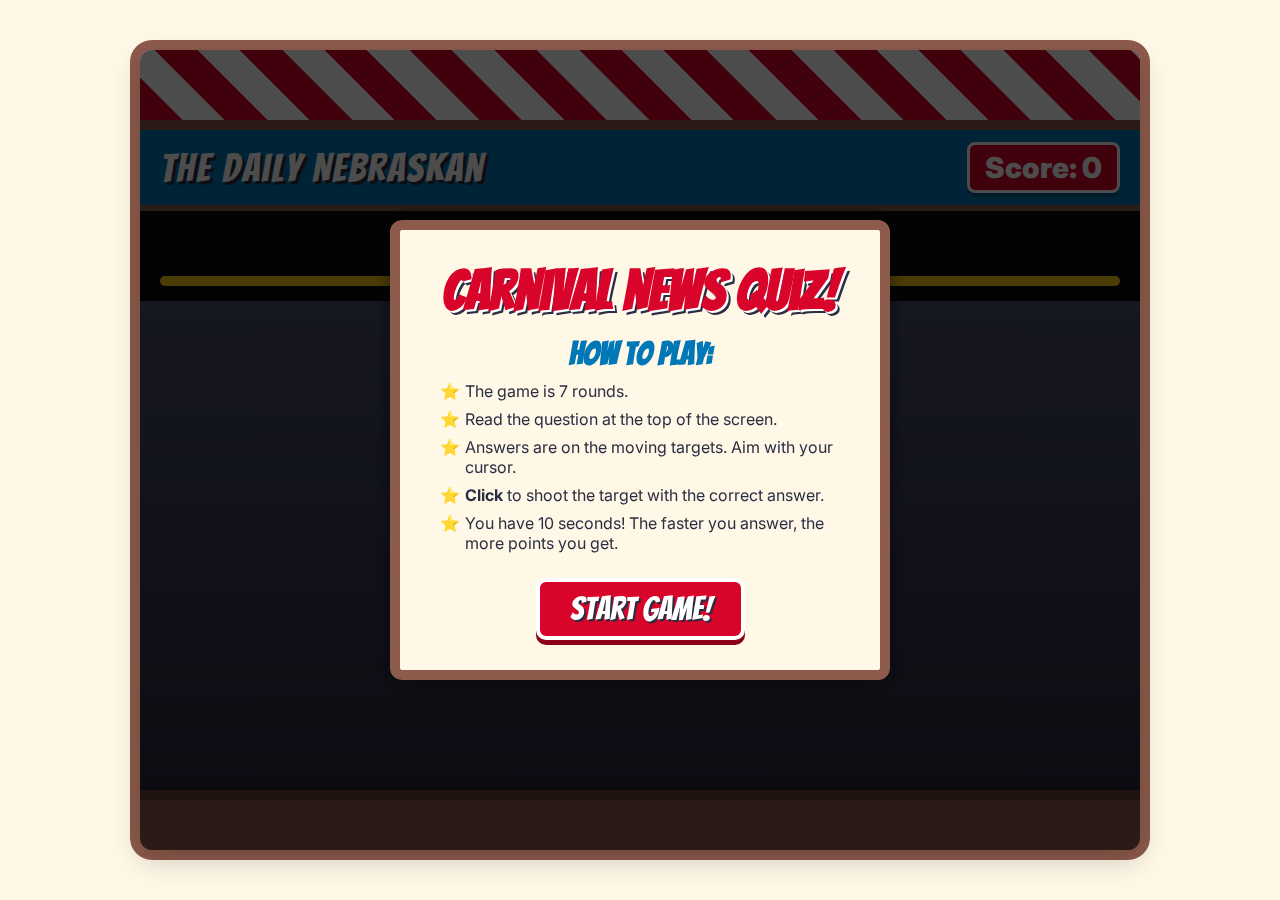
<file: Games/index.html>
<!DOCTYPE html>
<html lang="en">
<head>
    <meta charset="UTF-8">
    <meta name="viewport" content="width=device-width, initial-scale=1.0">
    <title>The Daily Nebraskan - News Quiz</title>
    <link href="https://fonts.googleapis.com/css2?family=Inter:wght@400;700;900&family=Bangers&display=swap" rel="stylesheet">
    <style>
        :root {
            --carnival-red: #D90429;
            --carnival-blue: #0077B6;
            --carnival-yellow: #FACC15;
            --carnival-bg: #FFF8E7;
            --carnival-dark: #2B2D42;
            --carnival-wood: #8D5B4C;
        }

        * {
            box-sizing: border-box;
            margin: 0;
            padding: 0;
            font-family: 'Inter', sans-serif;
        }

        body {
            background-color: var(--carnival-bg);
            overflow: hidden;
            height: 100vh;
            width: 100vw;
            display: flex;
            align-items: center;
            justify-content: center;
            cursor: crosshair; /* Custom cursor for the game */
        }

        #game-container {
            position: relative;
            width: 100%;
            height: 100%;
            max-width: 1000px; /* Max width for the game area */
            max-height: 800px;
            background-color: var(--carnival-dark);
            border-radius: 12px;
            box-shadow: 0 10px 30px rgba(0, 0, 0, 0.2), 0 0 0 10px var(--carnival-wood);
            overflow: hidden;
            display: flex;
            flex-direction: column;
        }

        /* --- Awning --- */
        #awning {
            width: 100%;
            height: 80px;
            flex-shrink: 0;
            background: repeating-linear-gradient(
                45deg,
                var(--carnival-red),
                var(--carnival-red) 30px,
                #fff 30px,
                #fff 60px
            );
            border-bottom: 10px solid var(--carnival-wood);
            position: relative;
            z-index: 10;
        }

        /* --- Game Header (Inside Game Screen) --- */
        #game-header {
            display: flex;
            justify-content: space-between;
            align-items: center;
            padding: 12px 20px;
            background-color: var(--carnival-blue);
            color: white;
            flex-shrink: 0;
            border-bottom: 6px solid var(--carnival-wood);
            position: relative;
            z-index: 5;
        }

        #game-title {
            font-family: 'Bangers', cursive;
            font-size: 2.5rem;
            letter-spacing: 2px;
            text-shadow: 3px 3px 0px var(--carnival-dark);
        }

        #score-display {
            font-size: 1.8rem;
            font-weight: 900;
            background-color: var(--carnival-red);
            padding: 5px 15px;
            border-radius: 8px;
            border: 3px solid #fff;
            box-shadow: 0 4px 0 rgba(0,0,0,0.2);
        }

        /* --- Question Bar --- */
        #question-container {
            padding: 15px 20px;
            background: rgba(0, 0, 0, 0.7);
            color: white;
            text-align: center;
            flex-shrink: 0;
            position: relative;
            z-index: 5;
        }

        #question-text {
            font-size: 1.25rem; /* Reduced size to fit */
            font-weight: 700;
            margin-bottom: 10px;
            min-height: 40px; /* Give it space */
        }
        
        #timer-bar-container {
            width: 100%;
            height: 10px;
            background-color: #555;
            border-radius: 5px;
            overflow: hidden;
        }

        #timer-bar {
            width: 100%;
            height: 100%;
            background-color: var(--carnival-yellow);
            transition: width 0.1s linear;
        }


        /* --- Shooting Gallery --- */
        #shooting-gallery {
            flex-grow: 1;
            position: relative;
            background: linear-gradient(to bottom, #4a4e69, #2b2d42); /* Dark curtain bg */
            overflow: hidden;
            cursor: crosshair;
        }

        /* --- Targets --- */
        .target {
            position: absolute;
            width: 150px; /* Width for text */
            height: 120px;
            background-color: var(--carnival-yellow);
            border: 5px solid var(--carnival-red);
            border-radius: 10px;
            box-shadow: 0 4px 10px rgba(0,0,0,0.3);
            display: flex;
            align-items: center;
            justify-content: center;
            padding: 8px;
            cursor: crosshair;
            user-select: none;
            transition: transform 0.2s ease, background-color 0.2s ease;
        }
        
        .target-answer {
            font-size: 0.9rem;
            font-weight: 700;
            color: #000;
            text-align: center;
            line-height: 1.2;
            word-wrap: break-word;
        }

        /* Target Rows and Animations */
        .target-row {
            position: absolute;
            left: 0;
            width: 100%;
            height: 130px; /* Height of one target + buffer */
            will-change: transform; /* Performance */
        }

        #row-1 {
            top: 40px;
            animation: moveRowLeft 18s linear infinite;
        }

        #row-2 {
            top: 200px;
            animation: moveRowRight 22s linear infinite;
        }

        /* Place targets inside rows */
        .target-row .target {
            position: absolute;
            top: 0;
        }

        @keyframes moveRowLeft {
            0% { transform: translateX(100%); }
            100% { transform: translateX(-100%); }
        }

        @keyframes moveRowRight {
            0% { transform: translateX(-100%); }
            100% { transform: translateX(100%); }
        }

        /* Target States */
        .target.correct {
            background-color: #22c55e; /* Green */
            border-color: #fff;
            transform: scale(1.1);
        }
        .target.correct .target-answer {
            color: #fff;
        }
        
        .target.incorrect {
            background-color: #9ca3af; /* Gray */
            opacity: 0.7;
        }

        .target.hit {
            /* Stop moving - we pause the parent animation */
        }


        /* --- Wooden Counter --- */
        #counter {
            width: 100%;
            height: 60px;
            background-color: var(--carnival-wood);
            border-top: 10px solid #6F4538;
            flex-shrink: 0;
            position: relative;
            z-index: 10;
            box-shadow: 0 -5px 15px rgba(0,0,0,0.3);
        }

        /* --- Pop-up Modals (Start/End) --- */
        .modal {
            position: absolute;
            top: 0;
            left: 0;
            width: 100%;
            height: 100%;
            background-color: rgba(0, 0, 0, 0.7);
            display: flex;
            flex-direction: column;
            align-items: center;
            justify-content: center;
            z-index: 100;
            padding: 20px;
            text-align: center;
        }

        .modal-content {
            background-color: var(--carnival-bg);
            padding: 30px 40px;
            border-radius: 12px;
            border: 10px solid var(--carnival-wood);
            box-shadow: 0 0 20px rgba(0,0,0,0.5);
            max-width: 500px;
        }

        .modal-title {
            font-family: 'Bangers', cursive;
            font-size: 3.5rem;
            color: var(--carnival-red);
            text-shadow: 2px 2px 0 #fff, 4px 4px 0 var(--carnival-dark);
            margin-bottom: 15px;
            line-height: 1.1;
        }

        .modal-text {
            font-size: 1.1rem;
            color: var(--carnival-dark);
            margin-bottom: 25px;
        }
        
        .modal-text h2 {
            font-family: 'Bangers', cursive;
            color: var(--carnival-blue);
            font-size: 2rem;
            margin-bottom: 10px;
        }
        
        .modal-text ul {
            list-style: none;
            padding-left: 0;
            text-align: left;
        }
        
        .modal-text li {
            font-size: 1rem;
            margin-bottom: 8px;
            position: relative;
            padding-left: 25px;
        }

        .modal-text li::before {
            content: '⭐';
            position: absolute;
            left: 0;
            top: 0;
        }

        .start-button {
            font-family: 'Bangers', cursive;
            font-size: 2rem;
            padding: 10px 30px;
            background-color: var(--carnival-red);
            color: white;
            border: 4px solid #fff;
            border-radius: 10px;
            cursor: pointer;
            text-shadow: 2px 2px 0 var(--carnival-dark);
            box-shadow: 0 5px 0 #8B0017;
            transition: all 0.1s ease;
        }

        .start-button:hover {
            background-color: #E60026;
            transform: translateY(-2px);
            box-shadow: 0 7px 0 #8B0017;
        }

        .start-button:active {
            transform: translateY(2px);
            box-shadow: 0 3px 0 #8B0017;
        }

        #end-score {
            font-size: 1.8rem;
            font-weight: 700;
            color: var(--carnival-dark);
            margin-bottom: 20px;
        }

        #end-score span {
            font-size: 2.5rem;
            color: var(--carnival-red);
        }

        /* --- Hide elements --- */
        .hidden {
            display: none;
        }

    </style>
</head>
<body>

    <div id="game-container">
        
        <!-- Carnival Awning -->
        <div id="awning"></div>

        <!-- Game Header -->
        <div id="game-header">
            <div id="game-title">The Daily Nebraskan</div>
            <div id="score-display">Score: 0</div>
        </div>

        <!-- Question -->
        <div id="question-container">
            <div id="question-text">Loading question...</div>
            <div id="timer-bar-container">
                <div id="timer-bar"></div>
            </div>
        </div>

        <!-- Gallery -->
        <div id="shooting-gallery">
            <div id="row-1" class="target-row">
                <!-- Targets will be spawned here -->
            </div>
            <div id="row-2" class="target-row">
                <!-- Targets will be spawned here -->
            </div>
        </div>

        <!-- Counter -->
        <div id="counter"></div>

        <!-- Start Screen Modal -->
        <div id="start-screen" class="modal">
            <div class="modal-content">
                <h1 class="modal-title">Carnival News Quiz!</h1>
                <div class="modal-text">
                    <h2>How to Play:</h2>
                    <ul>
                        <li>The game is 7 rounds.</li>
                        <li>Read the question at the top of the screen.</li>
                        <li>Answers are on the moving targets. Aim with your cursor.</li>
                        <li><strong>Click</strong> to shoot the target with the correct answer.</li>
                        <li>You have 10 seconds! The faster you answer, the more points you get.</li>
                    </ul>
                </div>
                <button id="start-button" class="start-button">Start Game!</button>
            </div>
        </div>

        <!-- End Screen Modal -->
        <div id="end-screen" class="modal hidden">
            <div class="modal-content">
                <h1 class="modal-title">Game Over!</h1>
                <div id="end-score" class="modal-text">
                    Your Final Score: <span>0</span>
                </div>
                <button id="restart-button" class="start-button">Play Again?</button>
            </div>
        </div>

    </div>

    <script>
        // --- Game Data ---
        const gameData = {
          "quizTitle": "The Daily Nebraskan's Carnival Quiz",
          "questions": [
            {
              "story": "Lethal Injection",
              "question": "Who spoke to University of Nebraska-Lincoln students about lethal injection?",
              "options": [
                "Corinna Lain",
                "Eric Berger",
                "Dr. Jay Chapman",
                "Delaney Woltman",
                "Rodney Bennett"
              ],
              "correctAnswer": "Corinna Lain"
            },
            {
              "story": "Lethal Injection",
              "question": "What did Corinna Lain discover about her initial beliefs regarding lethal injection?",
              "options": [
                "Not a single one of them was true",
                "They were mostly accurate",
                "They were only slightly exaggerated",
                "They were confirmed by her research",
                "They were written by Eric Berger"
              ],
              "correctAnswer": "Not a single one of them was true"
            },
            {
              "story": "Lethal Injection",
              "question": "Who created the original three-drug protocol for lethal injection?",
              "options": [
                "Dr. Jay Chapman, who admitted to not doing any research",
                "Corinna Lain, after years of research",
                "Eric Berger, after raising questions",
                "A team of scientists in Nebraska",
                "Delaney Woltman"
              ],
              "correctAnswer": "Dr. Jay Chapman, who admitted to not doing any research"
            },
            {
              "story": "Lethal Injection",
              "question": "According to Lain, who actually administers lethal injection drugs?",
              "options": [
                "Non-medical corrections officers",
                "Certified doctors",
                "The creators of the drug",
                "Medical examiners",
                "Lizzie Aurit"
              ],
              "correctAnswer": "Non-medical corrections officers"
            },
            {
              "story": "UNL Budget Cuts",
              "question": "What is Chancellor Rodney Bennett proposing at UNL and why?",
              "options": [
                "To cut six programs to address a $27.5 million budget deficit",
                "To cut administrative staff to address a $75 million deficit",
                "To add six new programs to increase revenue",
                "To cut the meteorology program to align with AAU values",
                "To add a new lethal injection program"
              ],
              "correctAnswer": "To cut six programs to address a $27.5 million budget deficit"
            },
            {
              "story": "UNL Budget Cuts",
              "question": "Who is Lizzie Aurit?",
              "options": [
                "A freshman in the meteorology-climatology program",
                "A professor in the meteorology program",
                "The creator of the university's metrics",
                "A reporter for the Daily Nebraskan",
                "The author of 'Secrets of the Killing State'"
              ],
              "correctAnswer": "A freshman in the meteorology-climatology program"
            },
            {
              "story": "UNL Budget Cuts",
              "question": "How did the university identify which programs to cut?",
              "options": [
                "Using a set of 18 metrics that ranked programs",
                "Based on student votes",
                "Based on alignment with the NU strategic plan only",
                "By cutting the newest programs first",
                "By interviewing all students"
              ],
              "correctAnswer": "Using a set of 18 metrics that ranked programs"
            },
            {
              "story": "UNL Budget Cuts",
              "question": "What are some of the teaching and research metrics used for evaluation?",
              "options": [
                "Degrees awarded, student retention rates, and federal research expenditures",
                "Student popularity and faculty salaries",
                "The number of stormwatching students",
                "Only book publications and awards",
                "Faculty opinions and suggestions"
              ],
              "correctAnswer": "Degrees awarded, student retention rates, and federal research expenditures"
            },
            {
              "story": "Human Remains Investigation",
              "question": "What was found at the Scotts Bluff National Monument on October 10?",
              "options": [
                "Human skeletal remains and items",
                "A missing person's vehicle",
                "Only bones confirmed to be animal",
                "A reward poster for Chance Englebert",
                "A missing hockey stick"
              ],
              "correctAnswer": "Human skeletal remains and items"
            },
            {
              "story": "Human Remains Investigation",
              "question": "Who is the missing person potentially connected to this discovery?",
              "options": [
                "Chance Englebert",
                "Dawn Hume Englebert",
                "A hiker from Wyoming",
                "An unnamed person from Gering",
                "Matt Rhule"
              ],
              "correctAnswer": "Chance Englebert"
            },
            {
              "story": "Human Remains Investigation",
              "question": "What did Chance Englebert's family confirm?",
              "options": [
                "The items found with the remains belonged to Chance",
                "The remains were positively identified as Chance",
                "They were contacted by the Daily Nebraskan",
                "The reward for his discovery was $10,000",
                "The remains were not human"
              ],
              "correctAnswer": "The items found with the remains belonged to Chance"
            },
            {
              "story": "Human Remains Investigation",
              "question": "Who is assisting with the forensic examination of the remains?",
              "options": [
                "The Douglas County Coroner’s Office and UNO professionals",
                "The Gering Police Department only",
                "The National Park Service and cadaver dogs from Wyoming",
                "Chance Englebert's family",
                "The UNL hockey team"
              ],
              "correctAnswer": "The Douglas County Coroner’s Office and UNO professionals"
            },
            {
              "story": "Nebraska Hockey",
              "question": "Who is the Nebraska Division II hockey club preparing to play?",
              "options": [
                "South Dakota State",
                "Illinois State",
                "Augustana",
                "Minnesota-Crookston",
                "No. 23 USC"
              ],
              "correctAnswer": "South Dakota State"
            },
            {
              "story": "Nebraska Hockey",
              "question": "What is the Nebraska hockey team's current record?",
              "options": [
                "10-2-0",
                "4-1-0",
                "2-1-0",
                "5-3-0",
                "3-10"
              ],
              "correctAnswer": "10-2-0"
            },
            {
              "story": "Nebraska Hockey",
              "question": "Who are the members of Nebraska’s lethal top offensive line?",
              "options": [
                "Jackson Beach, Jake Stadler, and Joey Lucius",
                "Laken Decker and Hunter Brickle",
                "Jacob Morgan and Jaden Salado",
                "Dawson Worth and Owen Schneider",
                "Dylan Raiola and Malcolm Hartzog Jr."
              ],
              "correctAnswer": "Jackson Beach, Jake Stadler, and Joey Lucius"
            },
            {
              "story": "Nebraska Hockey",
              "question": "Who is the standout goaltender for South Dakota State?",
              "options": [
                "Addison Ronning",
                "Issac Rounds",
                "Lincoln Mellenthin",
                "Jacob Morgan",
                "Jake Stadler"
              ],
              "correctAnswer": "Addison Ronning"
            },
            {
              "story": "Nebraska Football",
              "question": "What was Coach Matt Rhule’s record in one-score games during his first two seasons at Nebraska?",
              "options": [
                "3-10",
                "3-1",
                "0-4",
                "10-3",
                "10-2-0"
              ],
              "correctAnswer": "3-10"
            },
            {
              "story": "Nebraska Football",
              "question": "What is Coach Rhule’s record in one-score games this season?",
              "options": [
                "3-1",
                "3-10",
                "0-4",
                "10-3",
                "4-1-0"
              ],
              "correctAnswer": "3-1"
            },
            {
              "story": "Nebraska Football",
              "question": "How did Nebraska win its week one game against Cincinnati?",
              "options": [
                "An interception by Malcolm Hartzog Jr. in the final two minutes",
                "A strategic play from quarterback Dylan Raiola",
                "They lost to No. 21 Michigan",
                "An aggressive defensive stop on the one-yard line",
                "A last-minute field goal"
              ],
              "correctAnswer": "An interception by Malcolm Hartzog Jr. in the final two minutes"
            },
            {
              "story": "Nebraska Football",
              "question": "Who is Nebraska football's next opponent mentioned in the story?",
              "options": [
                "No. 23 USC",
                "Cincinnati",
                "Maryland",
                "Northwestern",
                "South Dakota State"
              ],
              "correctAnswer": "No. 23 USC"
            }
          ]
        };

        // --- Game State ---
        let score = 0;
        let currentQuestionIndex = 0;
        let questions = [];
        let timerInterval;
        let timeLeft = 10;
        const TIME_LIMIT = 10; // 10 seconds per question
        const GAME_ROUNDS = 7;
        let questionActive = false;

        // --- DOM Elements ---
        const startScreen = document.getElementById('start-screen');
        const endScreen = document.getElementById('end-screen');
        const startButton = document.getElementById('start-button');
        const restartButton = document.getElementById('restart-button');
        const scoreDisplay = document.getElementById('score-display');
        const questionText = document.getElementById('question-text');
        const timerBar = document.getElementById('timer-bar');
        const row1 = document.getElementById('row-1');
        const row2 = document.getElementById('row-2');
        const finalScoreDisplay = document.getElementById('end-score').querySelector('span');
        const allRows = [row1, row2];

        // --- Game Logic ---

        /**
         * Shuffles an array in place
         */
        function shuffleArray(array) {
            for (let i = array.length - 1; i > 0; i--) {
                const j = Math.floor(Math.random() * (i + 1));
                [array[i], array[j]] = [array[j], array[i]];
            }
            return array;
        }

        /**
         * Starts the game
         */
        function startGame() {
            startScreen.classList.add('hidden');
            endScreen.classList.add('hidden');
            
            // Get 7 random questions
            questions = shuffleArray([...gameData.questions]).slice(0, GAME_ROUNDS);
            
            score = 0;
            currentQuestionIndex = 0;
            scoreDisplay.textContent = `Score: 0`;
            
            loadQuestion();
        }

        /**
         * Loads the next question
         */
        function loadQuestion() {
            // Clear previous targets
            row1.innerHTML = '';
            row2.innerHTML = '';
            // Reset timer bar
            timerBar.style.width = '100%';
            timerBar.style.backgroundColor = 'var(--carnival-yellow)';
            
            // Pause row animations while loading
            allRows.forEach(row => row.style.animationPlayState = 'paused');

            if (currentQuestionIndex >= questions.length) {
                endGame();
                return;
            }

            const question = questions[currentQuestionIndex];
            questionText.textContent = question.question;
            
            const shuffledOptions = shuffleArray([...question.options]);
            
            // Distribute targets: 3 in row 1, 2 in row 2
            const row1Targets = shuffledOptions.slice(0, 3);
            const row2Targets = shuffledOptions.slice(3, 5);
            const row1Positions = ['10%', '40%', '70%'];
            const row2Positions = ['25%', '60%'];

            createTargets(row1Targets, row1, row1Positions);
            createTargets(row2Targets, row2, row2Positions);
            
            // Start timer and animations
            timeLeft = TIME_LIMIT;
            questionActive = true;
            
            // Short delay to allow elements to render before animating
            setTimeout(() => {
                allRows.forEach(row => row.style.animationPlayState = 'running');
                startTimer();
            }, 100);
        }
        
        /**
         * Helper to create targets for a row
         */
         function createTargets(options, rowElement, positions) {
            options.forEach((option, index) => {
                const target = document.createElement('div');
                target.classList.add('target');
                
                const text = document.createElement('div');
                text.classList.add('target-answer');
                text.textContent = option;
                
                target.appendChild(text);
                
                // Store the answer text directly on the element
                target.dataset.answer = option; 
                target.style.left = positions[index];
                
                target.addEventListener('click', handleTargetClick);
                rowElement.appendChild(target);
            });
         }

        /**
         * Starts the question timer
         */
        function startTimer() {
            timerInterval = setInterval(() => {
                timeLeft -= 0.1;
                const timerWidth = (timeLeft / TIME_LIMIT) * 100;
                timerBar.style.width = `${timerWidth}%`;
                
                if (timerWidth < 50) timerBar.style.backgroundColor = 'var(--carnival-red)';

                if (timeLeft <= 0) {
                    clearInterval(timerInterval);
                    handleTargetClick(null, true); // Time's up
                }
            }, 100);
        }

        /**
         * Handles the player clicking on a target
         */
        function handleTargetClick(e, isTimeUp = false) {
            if (!questionActive) return; // Prevent multiple clicks
            questionActive = false;
            
            // Stop the timer
            if (timerInterval) clearInterval(timerInterval); 
            
            // Pause row animations
            allRows.forEach(row => row.style.animationPlayState = 'paused');

            const correctAnswer = questions[currentQuestionIndex].correctAnswer;
            const allTargets = document.querySelectorAll('.target');
            
            let clickedTarget = null;
            if (e) clickedTarget = e.currentTarget;

            allTargets.forEach(target => {
                target.classList.add('hit'); // Mark as hit
                
                if (target.dataset.answer === correctAnswer) {
                    target.classList.add('correct');
                } else {
                    target.classList.add('incorrect');
                }
                
                // Remove event listeners to prevent more clicks
                target.removeEventListener('click', handleTargetClick);
            });
            
            if (isTimeUp) {
                // Time ran out, no points
                questionText.textContent = "Time's up! No points this round.";
            } else if (clickedTarget && clickedTarget.dataset.answer === correctAnswer) {
                // Correct answer
                // Calculate score based on time left (max 100)
                const points = Math.floor((timeLeft / TIME_LIMIT) * 90) + 10; // Base 10 + up to 90
                score += points;
                scoreDisplay.textContent = `Score: ${score}`;
                questionText.textContent = `Correct! +${points} points!`;
            } else {
                // Incorrect answer
                questionText.textContent = "Whoops! That wasn't it.";
            }

            // Move to the next question after a delay
            currentQuestionIndex++;
            setTimeout(loadQuestion, 2500); // 2.5 second delay
        }

        /**
         * Ends the game and shows the final score
         */
        function endGame() {
            finalScoreDisplay.textContent = score;
            endScreen.classList.remove('hidden');
        }

        // --- Event Listeners ---
        startButton.addEventListener('click', startGame);
        restartButton.addEventListener('click', startGame);

    </script>
</body>
</html>
</file>
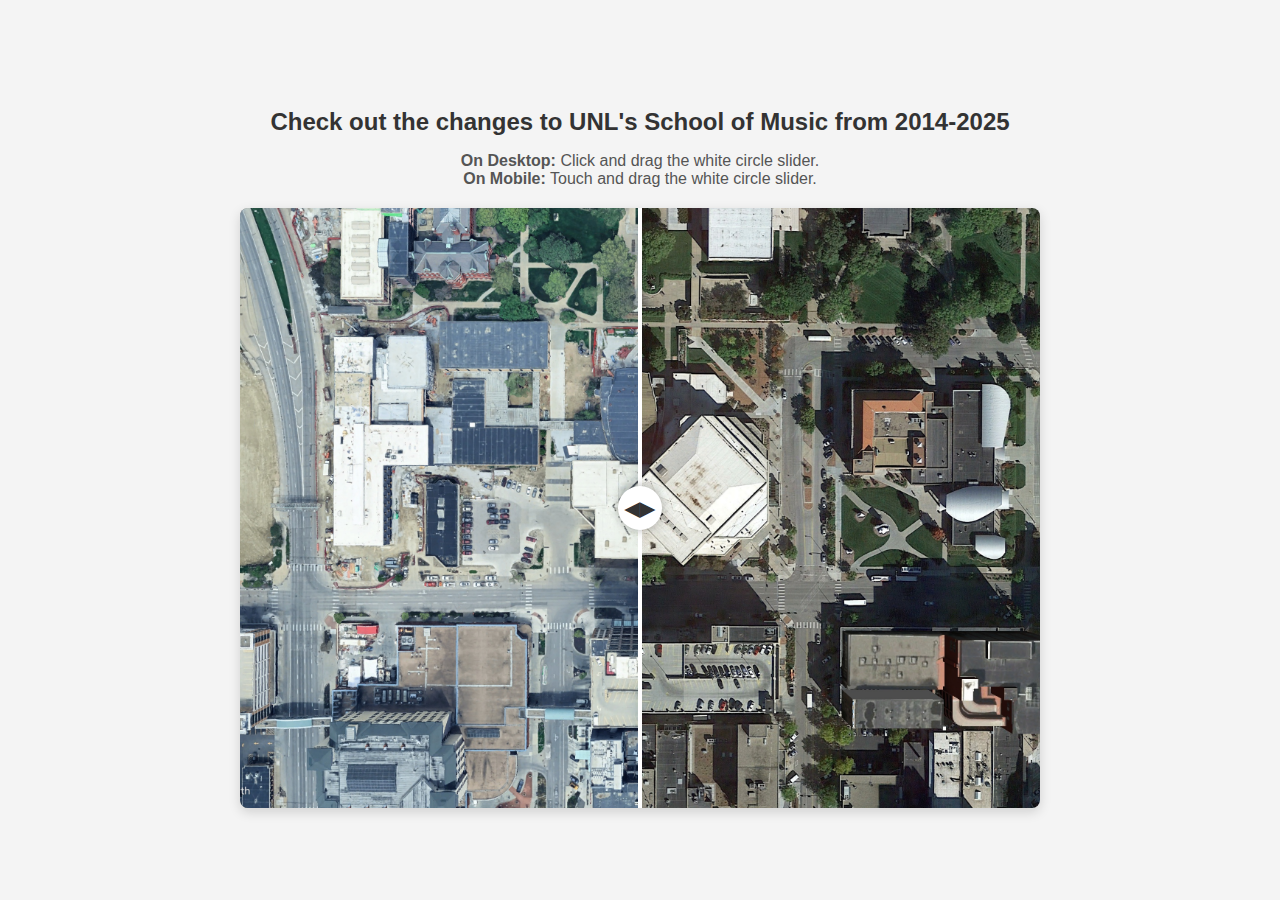
<file: slider/index.html>
<!DOCTYPE html>
<html lang="en">
<head>
    <meta charset="UTF-8">
    <meta name="viewport" content="width=device-width, initial-scale=1.0">
    <title>UNL Music Building Comparison</title>
    
    <style>
        /* Basic page styling */
        body {
            font-family: -apple-system, BlinkMacSystemFont, "Segoe UI", Roboto, Helvetica, Arial, sans-serif;
            background-color: #f4f4f4;
            display: flex;
            flex-direction: column;
            align-items: center;
            justify-content: center;
            min-height: 100vh;
            margin: 0;
            padding: 20px;
            box-sizing: border-box;
        }

        /* Main content styling */
        .content-wrapper {
            width: 100%;
            max-width: 800px;
            text-align: center;
        }

        h1 {
            font-size: 1.5rem;
            color: #333;
        }

        .instructions {
            font-size: 1rem;
            color: #555;
            margin-bottom: 20px;
        }

        /* The main slider container */
        .slider-container {
            position: relative;
            width: 100%;
            /* Set aspect ratio based on your images (1200x900 is 4:3)
              This prevents layout shifts while loading.
            */
            aspect-ratio: 4 / 3;
            overflow: hidden;
            border-radius: 8px;
            box-shadow: 0 4px 12px rgba(0, 0, 0, 0.15);
        }

        /* Wrapper for the images */
        .img-wrapper {
            position: absolute;
            top: 0;
            left: 0;
            width: 100%;
            height: 100%;
        }

        .img-wrapper img {
            /* Both images fill the container */
            position: absolute;
            top: 0;
            left: 0;
            width: 100%;
            height: 100%;
            object-fit: cover; /* Ensures image covers the area */
            user-select: none; /* Prevents dragging the image itself */
            pointer-events: none;
        }

        /* The top image (2025) is clipped */
        #image-top {
            /* clip-path starts by showing the left 50%
              polygon(left-x top-y, right-x top-y, right-x bottom-y, left-x bottom-y)
            */
            clip-path: polygon(0 0, 50% 0, 50% 100%, 0 100%);
        }

        /* The slider handle line */
        #slider {
            position: absolute;
            top: 0;
            left: 50%; /* Start in the middle */
            width: 4px;
            height: 100%;
            background-color: white;
            cursor: ew-resize; /* East-West resize cursor */
            
            /* Center the line on the 'left' position */
            transform: translateX(-50%); 
            
            /* Make it easier to grab */
            touch-action: none;
        }

        /* The circular handle with arrows */
        #slider-handle {
            position: absolute;
            top: 50%;
            left: 50%;
            transform: translate(-50%, -50%); /* Center the circle */
            
            width: 44px;
            height: 44px;
            background-color: white;
            border-radius: 50%;
            box-shadow: 0 0 10px rgba(0, 0, 0, 0.3);
            
            /* Flexbox to center the arrows */
            display: flex;
            align-items: center;
            justify-content: center;
            
            color: #333;
            font-size: 1.2rem;
            font-weight: bold;
        }

        /* Style for the arrows */
        #slider-handle span {
            /* Prevents text selection */
            user-select: none;
        }

    </style>
</head>
<body>

    <div class="content-wrapper">
        <h1>Check out the changes to UNL's School of Music from 2014-2025</h1>
        
        <p class="instructions">
            <strong>On Desktop:</strong> Click and drag the white circle slider.
            <br>
            <strong>On Mobile:</strong> Touch and drag the white circle slider.
        </p>

        <div id="slider-container" class="slider-container">
            
            <div class="img-wrapper">
                <img id="image-base" src="campusoctober2014.jpg" alt="Campus in October 2014">
                
                <img id="image-top" src="campusmarch2025.jpg" alt="Campus in March 2025">
            </div>
            
            <div id="slider">
                <div id="slider-handle">
                    <span>&#9664;</span> <span>&#9654;</span> </div>
            </div>

        </div> </div> <script>
        // Wait for the DOM to be fully loaded before running the script
        document.addEventListener('DOMContentLoaded', () => {

            // Get references to the interactive elements
            const container = document.getElementById('slider-container');
            const topImage = document.getElementById('image-top');
            const slider = document.getElementById('slider');

            let isDragging = false;

            // --- Event Handlers ---

            // Called when dragging starts (mouse down or touch start)
            function onDragStart(e) {
                // Prevent default behaviors like text selection or page scrolling
                e.preventDefault();
                isDragging = true;
                
                // Add window listeners to track movement *anywhere* on the page
                window.addEventListener('mousemove', onDrag);
                window.addEventListener('touchmove', onDrag, { passive: false });
                
                window.addEventListener('mouseup', onDragEnd);
                window.addEventListener('touchend', onDragEnd);
            }

            // Called when dragging ends (mouse up or touch end)
            function onDragEnd() {
                isDragging = false;
                
                // Clean up global listeners
                window.removeEventListener('mousemove', onDrag);
                window.removeEventListener('touchmove', onDrag);
                
                window.removeEventListener('mouseup', onDragEnd);
                window.removeEventListener('touchend', onDragEnd);
            }

            // Called during drag (mouse move or touch move)
            function onDrag(e) {
                if (!isDragging) return;

                // Prevent scrolling on touch devices
                if (e.type === 'touchmove') {
                    e.preventDefault();
                }

                // Get the horizontal position of the event
                // Use e.touches[0].clientX for touch events
                let clientX = e.clientX || (e.touches && e.touches[0].clientX);
                if (clientX === undefined) return;

                // Calculate position relative to the container
                let rect = container.getBoundingClientRect();
                let x = clientX - rect.left;

                // Constrain the position within the container bounds (0% to 100%)
                let percentage = (x / rect.width) * 100;
                if (percentage < 0) percentage = 0;
                if (percentage > 100) percentage = 100;

                // Update the slider position and the image clip-path
                slider.style.left = percentage + '%';
                topImage.style.clipPath = `polygon(0 0, ${percentage}% 0, ${percentage}% 100%, 0 100%)`;
            }

            // --- Attach Initial Listeners ---

            // Listen for mousedown on the slider
            slider.addEventListener('mousedown', onDragStart);
            
            // Listen for touchstart on the slider
            // { passive: false } allows us to call e.preventDefault()
            slider.addEventListener('touchstart', onDragStart, { passive: false });

        });
    </script>

</body>
</html>
</file>
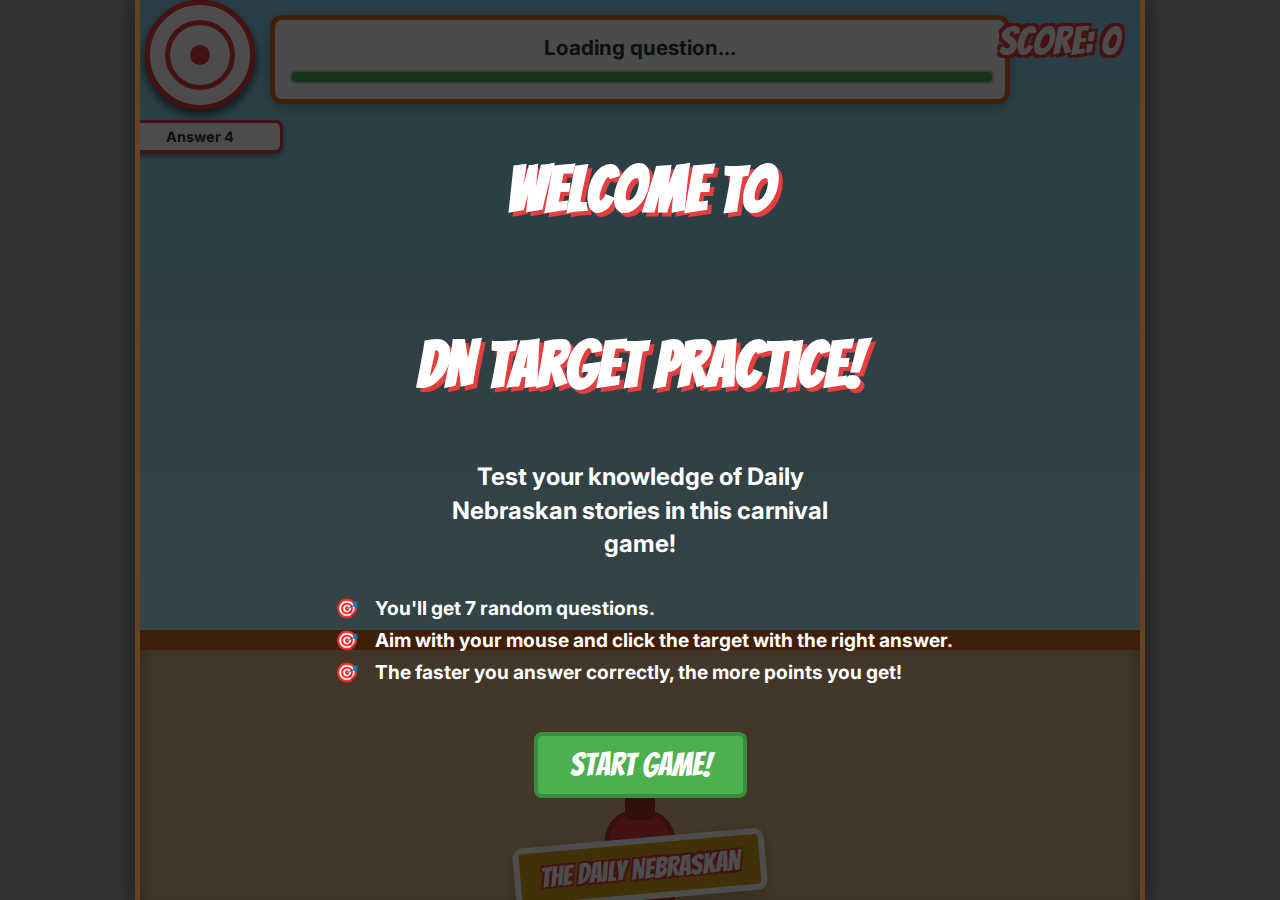
<file: Targetpractice/index.html>
<!DOCTYPE html>
<html lang="en">
<head>
    <meta charset="UTF-8">
    <meta name="viewport" content="width=device-width, initial-scale=1.0">
    <title>DN Target Practice</title>
    <!-- Import Google Fonts -->
    <link rel="preconnect" href="https://fonts.googleapis.com">
    <link rel="preconnect" href="https://fonts.gstatic.com" crossorigin>
    <link href="https://fonts.googleapis.com/css2?family=Bangers&family=Inter:wght@400;700&display=swap" rel="stylesheet">
    
    <style>
        /* --- Basic Setup --- */
        body, html {
            height: 100%;
            width: 100%;
            margin: 0;
            font-family: 'Inter', sans-serif;
            background-color: #333;
            overflow: hidden;
            position: relative;
        }

        #game-container {
            width: 100%;
            height: 100%;
            max-width: 1000px; /* Max width for large screens */
            margin: auto;
            background: #87CEEB; /* Sky Blue */
            position: relative;
            overflow: hidden;
            border-left: 5px solid #654321;
            border-right: 5px solid #654321;
            box-shadow: 0 0 20px rgba(0,0,0,0.5);
            /* Hide cursor over game, show custom one */
            cursor: none; 
        }

        /* Re-show cursor on interactive UI */
        #question-box, #score-box, #end-screen, #start-screen {
            cursor: auto;
        }

        /* --- Scenery --- */
        #shooting-gallery {
            width: 100%;
            height: 70%; /* Takes up top 70% */
            position: relative;
            background: linear-gradient(to bottom, #87CEEB 0%, #B0E0E6 100%); /* Sky gradient */
        }

        #shooter-stall {
            width: 100%;
            height: 30%; /* Takes up bottom 30% */
            background: #DEB887; /* Burly Wood */
            border-top: 20px solid #D2691E; /* Chocolate */
            box-shadow: 0 -10px 20px rgba(0,0,0,0.3) inset;
            position: relative;
            z-index: 5;
        }

        /* --- Daily Nebraskan Sign --- */
        #dn-sign {
            position: absolute;
            bottom: 20px;
            left: 50%;
            background: #DAA520; /* Gold */
            color: #FFF;
            font-family: 'Bangers', cursive;
            padding: 10px 20px;
            border: 6px solid #FFF;
            border-radius: 10px;
            font-size: 1.75rem;
            text-shadow: 2px 2px 0 #E53E3E, -2px 2px 0 #E53E3E, 2px -2px 0 #E53E3E, -2px -2px 0 #E53E3E; /* Red outline */
            transform: translateX(-50%) rotate(-5deg); /* Centered and rotated */
            box-shadow: 0 5px 15px rgba(0,0,0,0.2);
            z-index: 10;
        }

        /* --- Blaster --- */
        #blaster {
            position: absolute;
            width: 60px;
            height: 100px;
            background-color: #E53E3E; /* Red */
            border: 5px solid #C0392B; /* Darker Red */
            border-radius: 30px 30px 10px 10px;
            bottom: 0;
            left: 50%;
            transform: translateX(-50%);
            z-index: 6;
            transition: transform 0.1s ease; /* For recoil */
        }
        #blaster::before { /* Barrel */
            content: '';
            position: absolute;
            top: -25px;
            left: 15px;
            width: 30px;
            height: 30px;
            background: #A93226;
            border-radius: 5px;
        }
        .blaster-recoil {
            transform: translateX(-50%) scale(0.95) !important;
        }

        /* --- Targets --- */
        .target {
            position: absolute;
            width: 120px;
            height: auto;
            z-index: 3;
            transition: transform 0.2s ease, filter 0.2s ease;
            cursor: none; /* Inherit cursor hiding */
            animation-play-state: paused; /* Start paused */
            display: flex;
            flex-direction: column;
            align-items: center;
        }
        
        .target.moving {
            animation-duration: 5s;
            animation-timing-function: ease-in-out;
            animation-iteration-count: infinite;
            animation-direction: alternate;
            animation-play-state: running;
        }

        /* Targets are pushed down to avoid question box */
        @keyframes move1 {
            from { left: 0%; transform: translateY(120px) scale(0.9); }
            to { left: calc(100% - 120px); transform: translateY(140px) scale(0.95); }
        }
        @keyframes move2 {
            from { left: 10%; transform: translateY(180px) scale(0.85); } /* Was 160 */
            to { left: 80%; transform: translateY(170px) scale(0.9); } /* Was 150 */
        }
        @keyframes move3 {
            from { left: 20%; transform: translateY(240px) scale(0.8); } /* Was 200 */
            to { left: 70%; transform: translateY(220px) scale(0.85); } /* Was 180 */
        }
        @keyframes move4 {
            from { left: 5%; transform: translateY(300px) scale(0.75); } /* Was 240 */
            to { left: calc(100% - 125px); transform: translateY(280px) scale(0.8); } /* Was 220 */
        }

        .target-graphic {
            width: 100px;
            height: 100px;
            background-color: #fff;
            border: 5px solid #E53E3E; /* Red */
            border-radius: 50%;
            display: flex;
            justify-content: center;
            align-items: center;
            box-shadow: 0 5px 10px rgba(0,0,0,0.2);
        }
        .target-graphic::before { /* Inner ring */
            content: '';
            width: 60px;
            height: 60px;
            background: #fff;
            border: 5px solid #E53E3E;
            border-radius: 50%;
        }
        .target-graphic::after { /* Bullseye */
            content: '';
            position: absolute;
            width: 20px;
            height: 20px;
            background: #E53E3E;
            border-radius: 50%;
        }
        .target-text {
            background: #FFF;
            border: 3px solid #E53E3E;
            border-radius: 8px;
            padding: 5px 10px;
            margin-top: 10px;
            font-weight: 700;
            font-size: 0.9rem;
            color: #333;
            box-shadow: 0 3px 5px rgba(0,0,0,0.1);
            width: 140px; /* Wider for text */
            text-align: center;
        }

        /* Target states */
        .target.correct {
            filter: drop-shadow(0 0 15px #4CAF50); /* Green glow */
            transform: scale(1.1);
        }
        .target.incorrect {
            filter: grayscale(80%) drop-shadow(0 0 10px #E53E3E); /* Red glow */
            opacity: 0.7;
        }
        .target.faded {
            opacity: 0.5;
            filter: grayscale(50%);
        }

        /* Assign animations */
        #target-1 { animation-name: move1; }
        #target-2 { animation-name: move2; }
        #target-3 { animation-name: move3; }
        #target-4 { animation-name: move4; }

        /* --- UI Elements --- */
        #question-box {
            position: absolute;
            top: 15px;
            left: 50%;
            transform: translateX(-50%);
            width: 80%;
            max-width: 700px;
            background: rgba(255, 255, 255, 0.9);
            border: 5px solid #D2691E;
            border-radius: 12px;
            padding: 15px;
            text-align: center;
            z-index: 10;
            box-shadow: 0 5px 15px rgba(0,0,0,0.2);
        }
        #question-text {
            font-size: 1.3rem;
            font-weight: 700;
            color: #333;
            margin: 0;
        }

        #timer-bar {
            width: 100%;
            height: 10px;
            background-color: #eee;
            border-radius: 5px;
            margin-top: 10px;
            overflow: hidden;
            border: 2px solid #ccc;
        }
        #timer-bar-inner {
            width: 100%;
            height: 100%;
            background-color: #4CAF50; /* Green */
            transition: width 0.1s linear, background-color 0.5s ease;
        }

        #score-box {
            position: absolute;
            top: 20px;
            right: 20px;
            font-family: 'Bangers', cursive;
            font-size: 2.5rem;
            color: #FFF;
            text-shadow: 3px 3px 0 #E53E3E, -3px 3px 0 #E53E3E, 3px -3px 0 #E53E3E, -3px -3px 0 #E53E3E; /* Red outline */
            z-index: 10;
        }

        /* --- Overlays (Start/End) --- */
        #ui-overlay {
            position: absolute;
            top: 0; left: 0;
            width: 100%; height: 100%;
            z-index: 99;
            pointer-events: none; /* Allows clicks to go through */
        }
        
        #end-screen {
            display: none; /* Hidden by default */
            position: absolute;
            top: 0;
            left: 0;
            width: 100%;
            height: 100%;
            background: rgba(0, 0, 0, 0.7);
            flex-direction: column;
            justify-content: center;
            align-items: center;
            z-index: 100;
            color: white;
            text-align: center;
            font-family: 'Bangers', cursive;
            pointer-events: all; /* Can be clicked */
            cursor: auto;
        }
        #end-screen h2 {
            font-size: 5rem;
            margin: 0;
            text-shadow: 4px 4px 0 #E53E3E;
        }
        #final-score {
            font-size: 2.5rem;
            margin: 1rem 0;
        }

        /* --- NEW: Results Styling --- */
        #results-container {
            width: 90%;
            max-width: 600px;
            max-height: 45%; /* Allow scrolling */
            overflow-y: auto;
            background: rgba(255, 255, 255, 0.1);
            border: 2px solid rgba(255, 255, 255, 0.3);
            border-radius: 10px;
            padding: 10px;
            margin-bottom: 1rem;
            font-family: 'Inter', sans-serif; /* Use standard font */
            text-align: left;
        }
        #results-container h3 {
            font-family: 'Bangers', cursive;
            font-size: 2rem;
            margin: 0 0 10px 0;
            text-align: center;
            color: #FBC02D;
        }
        #results-list {
            list-style-type: none;
            padding: 0;
            margin: 0;
        }
        #results-list li {
            background: #fff;
            color: #333;
            padding: 12px;
            border-radius: 8px;
            margin-bottom: 8px;
            border-left: 8px solid #E53E3E; /* Default incorrect */
        }
        #results-list li.correct {
            border-left-color: #4CAF50; /* Green for correct */
        }
        #results-list li strong {
            display: block;
            font-size: 1.1rem;
            margin-bottom: 5px;
            color: #000;
        }
        #results-list li .user-answer {
            display: block;
            font-size: 0.9rem;
        }
        #results-list li .correct-answer {
            display: block;
            font-size: 0.9rem;
            font-weight: 700;
            margin-top: 5px;
        }
        /* --- End Results Styling --- */


        #play-again-btn {
            font-family: 'Bangers', cursive;
            font-size: 2.5rem;
            padding: 1rem 2.5rem;
            background-color: #FBC02D; /* Yellow */
            color: #FFF;
            border: 5px solid #F9A825;
            border-radius: 10px;
            cursor: pointer;
            text-shadow: 2px 2px 0 #C79100;
            transition: all 0.2s ease;
        }
        #play-again-btn:hover {
            transform: scale(1.05);
            background-color: #FFEC8B;
        }

        /* --- Crosshair (NEW) --- */
        #crosshair {
            width: 30px;
            height: 30px;
            position: absolute;
            top: -100px; /* Start off-screen */
            left: -100px;
            z-index: 101; /* On top of everything */
            pointer-events: none; /* Clicks go through it */
        }
        #crosshair::before,
        #crosshair::after {
            content: '';
            position: absolute;
            background-color: rgba(255, 0, 0, 0.8); /* Red aim sight */
            box-shadow: 0 0 5px rgba(255, 0, 0, 0.5);
        }
        #crosshair::before { /* Vertical line */
            width: 4px;
            height: 30px;
            left: 13px;
            top: 0;
        }
        #crosshair::after { /* Horizontal line */
            width: 30px;
            height: 4px;
            left: 0;
            top: 13px;
        }

        /* --- Start Screen --- */
        #start-screen {
            display: flex; /* Starts visible */
            position: absolute;
            top: 0;
            left: 0;
            width: 100%;
            height: 100%;
            background: rgba(0, 0, 0, 0.7);
            flex-direction: column;
            justify-content: center;
            align-items: center;
            z-index: 98; /* Just behind end-screen */
            color: white;
            text-align: center;
            font-family: 'Bangers', cursive;
            pointer-events: all;
            cursor: auto;
        }
        #start-screen h2 {
            font-size: 4rem;
            text-shadow: 4px 4px 0 #E53E3E;
        }
        #start-screen p {
            font-size: 1.5rem;
            margin: 0.5rem 0 1rem 0;
            font-family: 'Inter', sans-serif;
            font-weight: 700;
            max-width: 400px;
            line-height: 1.4;
        }
        #start-screen ul {
            font-family: 'Inter', sans-serif;
            font-weight: 700;
            font-size: 1.2rem;
            list-style-type: '🎯'; /* Fun list bullet */
            text-align: left;
            padding-left: 2rem;
            margin-bottom: 1.5rem;
        }
        #start-screen li {
            padding-left: 1rem;
            margin-bottom: 0.5rem;
        }
        #start-game-btn {
            font-family: 'Bangers', cursive;
            font-size: 2rem;
            padding: 0.75rem 2rem;
            margin-top: 1rem;
            background-color: #4CAF50; /* Green */
            color: #FFF;
            border: 4px solid #388E3C;
            border-radius: 8px;
            cursor: pointer;
            transition: all 0.2s ease;
        }
        #start-game-btn:hover {
            transform: scale(1.05);
            background-color: #66BB6A;
        }
    </style>
</head>
<body>

    <div id="game-container">
        
        <div id="crosshair"></div>

        <!-- 1. The Scenery -->
        <div id="shooting-gallery">
            <!-- Targets will be added here by JS -->
            <div class="target" id="target-1"><div class="target-graphic"></div><div class="target-text">Answer 1</div></div>
            <div class="target" id="target-2"><div class="target-graphic"></div><div class="target-text">Answer 2</div></div>
            <div class="target" id="target-3"><div class="target-graphic"></div><div class="target-text">Answer 3</div></div>
            <div class="target" id="target-4"><div class="target-graphic"></div><div class="target-text">Answer 4</div></div>
        </div>
        
        <div id="shooter-stall">
            <div id="blaster"></div>
            <div id="dn-sign">The Daily Nebraskan</div>
        </div>

        <!-- 2. The UI -->
        <div id="question-box">
            <div id="question-text">Loading question...</div>
            <div id="timer-bar"><div id="timer-bar-inner"></div></div>
        </div>
        
        <div id="score-box">Score: 0</div>

        <!-- 3. UI Overlay (for popups) -->
        <div id="ui-overlay">
            <!-- This is now just a container for the end screen -->
        </div>

        <!-- 4. Start Screen -->
        <div id="start-screen">
            <h2>Welcome to</h2>
            <h2>DN Target Practice!</h2>
            <p>Test your knowledge of Daily Nebraskan stories in this carnival game!</p>
            <ul>
                <li>You'll get 7 random questions.</li>
                <li>Aim with your mouse and click the target with the right answer.</li>
                <li>The faster you answer correctly, the more points you get!</li>
            </ul>
            <button id="start-game-btn">Start Game!</button>
        </div>

        <!-- 5. End Screen (Hidden) -->
        <div id="end-screen" style="display: none;">
            <h2>Game Over!</h2>
            <div id="final-score">Your Final Score: 0</div>
            
            <!-- NEW: Results Box -->
            <div id="results-container">
                <h3>Your Results:</h3>
                <ul id="results-list">
                    <!-- JS will populate this -->
                </ul>
            </div>

            <button id="play-again-btn">Play Again!</button>
        </div>

    </div>

    <script>
        // --- Question Data (Moved inside) ---
        // We put all the questions right here so we don't need to fetch a file!
        const ALL_QUESTIONS = [
            { "question": "What business did the UNL College of Journalism and Mass Communications alumni start?", "answers": ["A coffee shop", "A t-shirt printing business", "A marketing agency", "A bookstore"], "correct": "A coffee shop" },
            { "question": "What is the name of the coffee shop started by UNL alumni?", "answers": ["The Daily Grind", "Husker Java", "The Mill", "Sips & Stories"], "correct": "Sips & Stories" },
            { "question": "Where is the Sips & Stories coffee shop located?", "answers": ["Inside the UNL Student Union", "In the Haymarket", "Near Memorial Stadium", "In Andersen Hall"], "correct": "In Andersen Hall" },
            { "question": "What unique feature does Sips & Stories offer, according to the article?", "answers": ["Live music every Friday", "A 24/7 study area", "A podcast recording booth", "A drive-thru window"], "correct": "A podcast recording booth" },
            { "question": "What event was held to celebrate Nebraska's educators, as reported by the Daily Nebraskan?", "answers": ["A teacher's parade", "A scholarship banquet", "The 'Standing Ovation' event", "A state-wide talent show"], "correct": "The 'Standing Ovation' event" },
            { "question": "Who was one of the educators highlighted for their impact at the 'Standing Ovation' event?", "answers": ["A Lincoln High math teacher", "A UNL history professor", "A second-grade teacher from Omaha", "A high school band director"], "correct": "A second-grade teacher from Omaha" },
            { "question": "What was the main theme of the 'Standing Ovation' event?", "answers": ["School funding", "Recognizing unsung heroes", "Technology in classrooms", "Student athletic achievements"], "correct": "Recognizing unsung heroes" },
            { "question": "Which UNL student initiative was featured for its community service?", "answers": ["Engineers Without Borders", "UNL Dance Marathon", "Husker Food Pantry", "Greeks Go Green"], "correct": "UNL Dance Marathon" },
            { "question": "What is the primary goal of the UNL Dance Marathon?", "answers": ["To promote school spirit", "To raise money for a local children's hospital", "To win a national dance competition", "To provide free dance lessons"], "correct": "To raise money for a local children's hospital" },
            { "question": "How much money did the UNL Dance Marathon raise in their recent event?", "answers": ["Over $50,000", "Over $100,000", "Over $500,000", "Over $1 million"], "correct": "Over $500,000" },
            { "question": "What local band was profiled by the Daily Nebraskan for their 'nostalgic' sound?", "answers": ["The Prairie Schooners", "Red Star Revival", "Salt Creek", "The Haymarket Hooligans"], "correct": "Salt Creek" },
            { "question": "What genre does the band Salt Creek primarily play?", "answers": ["Country", "Hip-hop", "Indie Rock/Emo", "Electronic Dance Music"], "correct": "Indie Rock/Emo" },
            { "question": "What new campus building project was recently approved, according to a DN report?", "answers": ["A new football stadium", "A high-tech research library", "A performing arts center", "A new engineering complex"], "correct": "A new engineering complex" },
            { "question": "What is the main purpose of the new engineering complex?", "answers": ["To house the computer science department", "To focus on advanced manufacturing and materials", "To build a new robotics lab", "To create a space for all first-year students"], "correct": "To focus on advanced manufacturing and materials" },
            { "question": "Which UNL sports team was highlighted for a surprising winning streak?", "answers": ["Football", "Women's Volleyball", "Men's Basketball", "Baseball"], "correct": "Baseball" },
            { "question": "What was a key factor in the baseball team's recent success?", "answers": ["A star pitcher's performance", "A new coaching strategy", "Strong hitting from first-year players", "A newly renovated stadium"], "correct": "Strong hitting from first-year players" },
            { "question": "What local issue in Lincoln was the Daily Nebraskan reporting on?", "answers": ["The expansion of the bike trail system", "A debate over new downtown parking garages", "Affordable housing shortages for students", "The opening of a new farmer's market"], "correct": "Affordable housing shortages for students" },
            { "question": "What did the report on affordable housing find?", "answers": ["That UNL has too many dorms", "That rental prices have increased significantly", "That students prefer luxury apartments", "That new construction has solved the problem"], "correct": "That rental prices have increased significantly" },
            { "question": "What is the name of the art exhibit featured in the Daily Nebraskan?", "answers": ["'Nebraska Now'", "'Prairie Modern'", "'Flatwater Futures'", "'Cornhusker Contemporary'"], "correct": "'Flatwater Futures'" },
            { "question": "What is the theme of the 'Flatwater Futures' art exhibit?", "answers": ["The history of Nebraska", "The future of art and technology", "UNL student life", "Portraits of famous Nebraskans"], "correct": "The future of art and technology" }
        ];

        // --- Constants ---
        const GAME_LENGTH = 7; // Play 7 questions
        const QUESTION_TIME = 10000; // 10 seconds in milliseconds
        const NEXT_QUESTION_DELAY = 1500; // 1.5 seconds

        // --- DOM Elements ---
        const gameContainer = document.getElementById('game-container');
        const questionText = document.getElementById('question-text');
        const targets = [
            document.getElementById('target-1'),
            document.getElementById('target-2'),
            document.getElementById('target-3'),
            document.getElementById('target-4')
        ];
        const scoreBox = document.getElementById('score-box');
        const endScreen = document.getElementById('end-screen');
        const finalScoreEl = document.getElementById('final-score');
        const playAgainBtn = document.getElementById('play-again-btn');
        const timerBarInner = document.getElementById('timer-bar-inner');
        const blaster = document.getElementById('blaster');
        const shootingGallery = document.getElementById('shooting-gallery');
        const shooterStall = document.getElementById('shooter-stall');
        const startScreen = document.getElementById('start-screen');
        const startGameBtn = document.getElementById('start-game-btn');
        const crosshair = document.getElementById('crosshair');
        const resultsList = document.getElementById('results-list'); // NEW

        // --- Game State ---
        let gameQuestions = [];
        let currentShuffledAnswers = []; // NEW
        let gameResults = []; // NEW
        let currentQuestionIndex = 0;
        let score = 0;
        let gameInProgress = false;
        let timerId = null;
        let intervalId = null;
        let timeRemaining = QUESTION_TIME;

        // --- Utility Functions ---
        function shuffleArray(array) {
            for (let i = array.length - 1; i > 0; i--) {
                const j = Math.floor(Math.random() * (i + 1));
                [array[i], array[j]] = [array[j], array[i]];
            }
            return array;
        }

        // --- Blaster Movement ---
        function moveShooter(e) {
            const gameRect = gameContainer.getBoundingClientRect();
            
            // --- 1. Move Crosshair ---
            // Calculate mouse X and Y relative to the game container
            let mouseX = e.clientX - gameRect.left;
            let mouseY = e.clientY - gameRect.top;

            // Update crosshair position (center it on the cursor)
            crosshair.style.left = `${mouseX - crosshair.offsetWidth / 2}px`;
            crosshair.style.top = `${mouseY - crosshair.offsetHeight / 2}px`;

            // --- 2. Move Blaster (using the same mouseX) ---
            const stallRect = shooterStall.getBoundingClientRect();
            // The blaster's X position is the mouseX, but constrained to the stall
            let blasterX = mouseX;
            
            // Constrain the blaster to be within the stall boundaries
            const blasterWidth = blaster.offsetWidth;
            blasterX = Math.max(blasterWidth / 2, blasterX); // Left edge
            blasterX = Math.min(stallRect.width - blasterWidth / 2, blasterX); // Right edge
            
            // Set the blaster's 'left' style, adjusting for its own width
            blaster.style.left = `${blasterX - (blasterWidth / 2)}px`;
        }

        // --- Game Logic ---
        function initGame() {
            // Show the start screen
            startScreen.style.display = 'flex';
            endScreen.style.display = 'none';

            // Reset score display
            scoreBox.textContent = `Score: 0`;

            // Make sure targets are paused
            setTargetMovement(false);
            targets.forEach(target => target.classList.remove('moving')); // Ensure 'moving' is off

            // Add target click listeners
            targets.forEach((target, index) => {
                target.addEventListener('click', () => handleTargetClick(index));
            });
            
            // Add mouse move listener
            gameContainer.addEventListener('mousemove', moveShooter); // NEW
            
            // Set up "Play Again"
            playAgainBtn.addEventListener('click', startGame);

            // Set up "Start Game"
            startGameBtn.addEventListener('click', startGame);
        }

        function startGame() {
            // 1. Hide start/end screens
            startScreen.style.display = 'none';
            endScreen.style.display = 'none';

            // 2. Shuffle all questions and pick the first 7
            gameQuestions = shuffleArray([...ALL_QUESTIONS]).slice(0, GAME_LENGTH);
            
            // 3. Reset state
            currentQuestionIndex = 0;
            score = 0;
            gameInProgress = true;
            gameResults = []; // NEW: Reset results
            
            // 4. Reset UI
            scoreBox.textContent = `Score: 0`;
            resetTargets();
            targets.forEach(target => target.classList.add('moving')); // Add 'moving' class for the game
            setTargetMovement(true); // Start targets moving

            // 5. Load first question
            loadQuestion();
        }

        function loadQuestion() {
            if (currentQuestionIndex >= gameQuestions.length) {
                endGame();
                return;
            }

            // 1. Get current question data
            const currentQuestion = gameQuestions[currentQuestionIndex];
            
            // 2. Shuffle answers so the correct one isn't always in the same spot
            currentShuffledAnswers = shuffleArray([...currentQuestion.answers]); // Use game state var
            
            // 3. Find the new index of the correct answer
            const correctIndex = currentShuffledAnswers.findIndex(answer => answer === currentQuestion.correct);
            
            // 4. Reset UI and state for new question
            resetTargets();
            gameInProgress = true;
            
            // 5. Populate question and targets
            questionText.textContent = currentQuestion.question;
            targets.forEach((target, index) => {
                target.querySelector('.target-text').textContent = currentShuffledAnswers[index];
                // Store the correct answer index on the target element itself
                target.dataset.correct = (index === correctIndex);
            });

            // 6. Start the timer
            startTimer();
        }

        function startTimer() {
            // Reset timer bar
            timeRemaining = QUESTION_TIME;
            timerBarInner.style.width = '100%';
            timerBarInner.style.backgroundColor = '#4CAF50';
            
            // Clear any old timers
            if (timerId) clearTimeout(timerId);
            if (intervalId) clearInterval(intervalId);

            const startTime = Date.now();

            // Interval to update the timer bar UI
            intervalId = setInterval(() => {
                const elapsed = Date.now() - startTime;
                timeRemaining = QUESTION_TIME - elapsed;
                let percent = (timeRemaining / QUESTION_TIME) * 100;
                timerBarInner.style.width = `${percent}%`;

                if (percent < 50) timerBarInner.style.backgroundColor = '#FBC02D'; // Yellow
                if (percent < 25) timerBarInner.style.backgroundColor = '#E53E3E'; // Red

                if (timeRemaining <= 0) {
                    handleAnswer(false, -1); // Time's up (use -1)
                }
            }, 50); // Update 20 times a second

            // Timeout for when time officially runs out
            timerId = setTimeout(() => {
                handleAnswer(false, -1); // Time's up (use -1)
            }, QUESTION_TIME);
        }

        function stopTimer() {
            clearTimeout(timerId);
            clearInterval(intervalId);
            timerId = null;
            intervalId = null;
        }

        function handleTargetClick(index) {
            if (!gameInProgress) return;

            // 1. Stop timer and game
            stopTimer();
            gameInProgress = false;

            // 2. Play blaster animation
            blaster.classList.add('blaster-recoil');
            setTimeout(() => blaster.classList.remove('blaster-recoil'), 200);

            // 3. Check if the clicked target was correct
            const clickedTarget = targets[index];
            const isCorrect = clickedTarget.dataset.correct === 'true';
            
            // 4. Calculate score
            let points = 0;
            if (isCorrect) {
                // Base score + time bonus
                points = 20 + Math.floor((timeRemaining / QUESTION_TIME) * 80);
                score += points;
            }
            
            // 5. Show results
            handleAnswer(isCorrect, index);
        }

        function handleAnswer(isCorrect, clickedIndex) {
            if (gameInProgress) { // If timer ran out, this will be false
                stopTimer();
                gameInProgress = false;
            }

            // NEW: Record the result
            const currentQuestion = gameQuestions[currentQuestionIndex];
            const selectedAnswer = (clickedIndex > -1) ? currentShuffledAnswers[clickedIndex] : "Time's Up";
            
            gameResults.push({
                question: currentQuestion.question,
                selected: selectedAnswer,
                correct: currentQuestion.correct,
                isCorrect: isCorrect
            });


            // 1. Stop targets from moving
            setTargetMovement(false);

            // 2. Find correct target
            const correctIndex = targets.findIndex(target => target.dataset.correct === 'true');

            // 3. Style targets based on answer
            targets.forEach((target, index) => {
                if (index === correctIndex) {
                    target.classList.add('correct');
                } else if (index === clickedIndex && !isCorrect) {
                    target.classList.add('incorrect');
                } else {
                    target.classList.add('faded');
                }
            });
            
            // 4. Update score display
            scoreBox.textContent = `Score: ${score}`;

            // 5. Move to next question after a delay
            setTimeout(() => {
                currentQuestionIndex++;
                setTargetMovement(true); // Start targets moving again
                loadQuestion();
            }, NEXT_QUESTION_DELAY);
        }

        function resetTargets() {
            targets.forEach(target => {
                target.classList.remove('correct', 'incorrect', 'faded');
                target.querySelector('.target-text').textContent = '...';
                target.dataset.correct = 'false';
            });
        }

        function setTargetMovement(shouldMove) {
            const playState = shouldMove ? 'running' : 'paused';
            targets.forEach(target => {
                // target.classList.toggle('moving', shouldMove); // <-- REMOVED THIS
                target.style.animationPlayState = playState;
            });
        }

        function endGame() {
            gameInProgress = false;
            setTargetMovement(false);
            targets.forEach(target => target.classList.remove('moving')); // Clean up 'moving' class
            
            // NEW: Populate Results List
            resultsList.innerHTML = ''; // Clear old results
            gameResults.forEach(result => {
                const li = document.createElement('li');
                li.classList.toggle('correct', result.isCorrect);
                
                let answerHtml = '';
                if (result.isCorrect) {
                    answerHtml = `<span class="user-answer">Your answer: <strong>${result.selected}</strong></span>`;
                } else {
                    answerHtml = `
                        <span class="user-answer">Your answer: ${result.selected}</span>
                        <span class="correct-answer">Correct answer: ${result.correct}</span>
                    `;
                }

                li.innerHTML = `
                    <strong>${result.question}</strong>
                    ${answerHtml}
                `;
                resultsList.appendChild(li);
            });


            // Show end screen
            finalScoreEl.textContent = `Your Final Score: ${score}`;
            endScreen.style.display = 'flex';
        }

        // --- Start the application ---
        document.addEventListener('DOMContentLoaded', initGame);

    </script>
</body>
</html>
</file>
